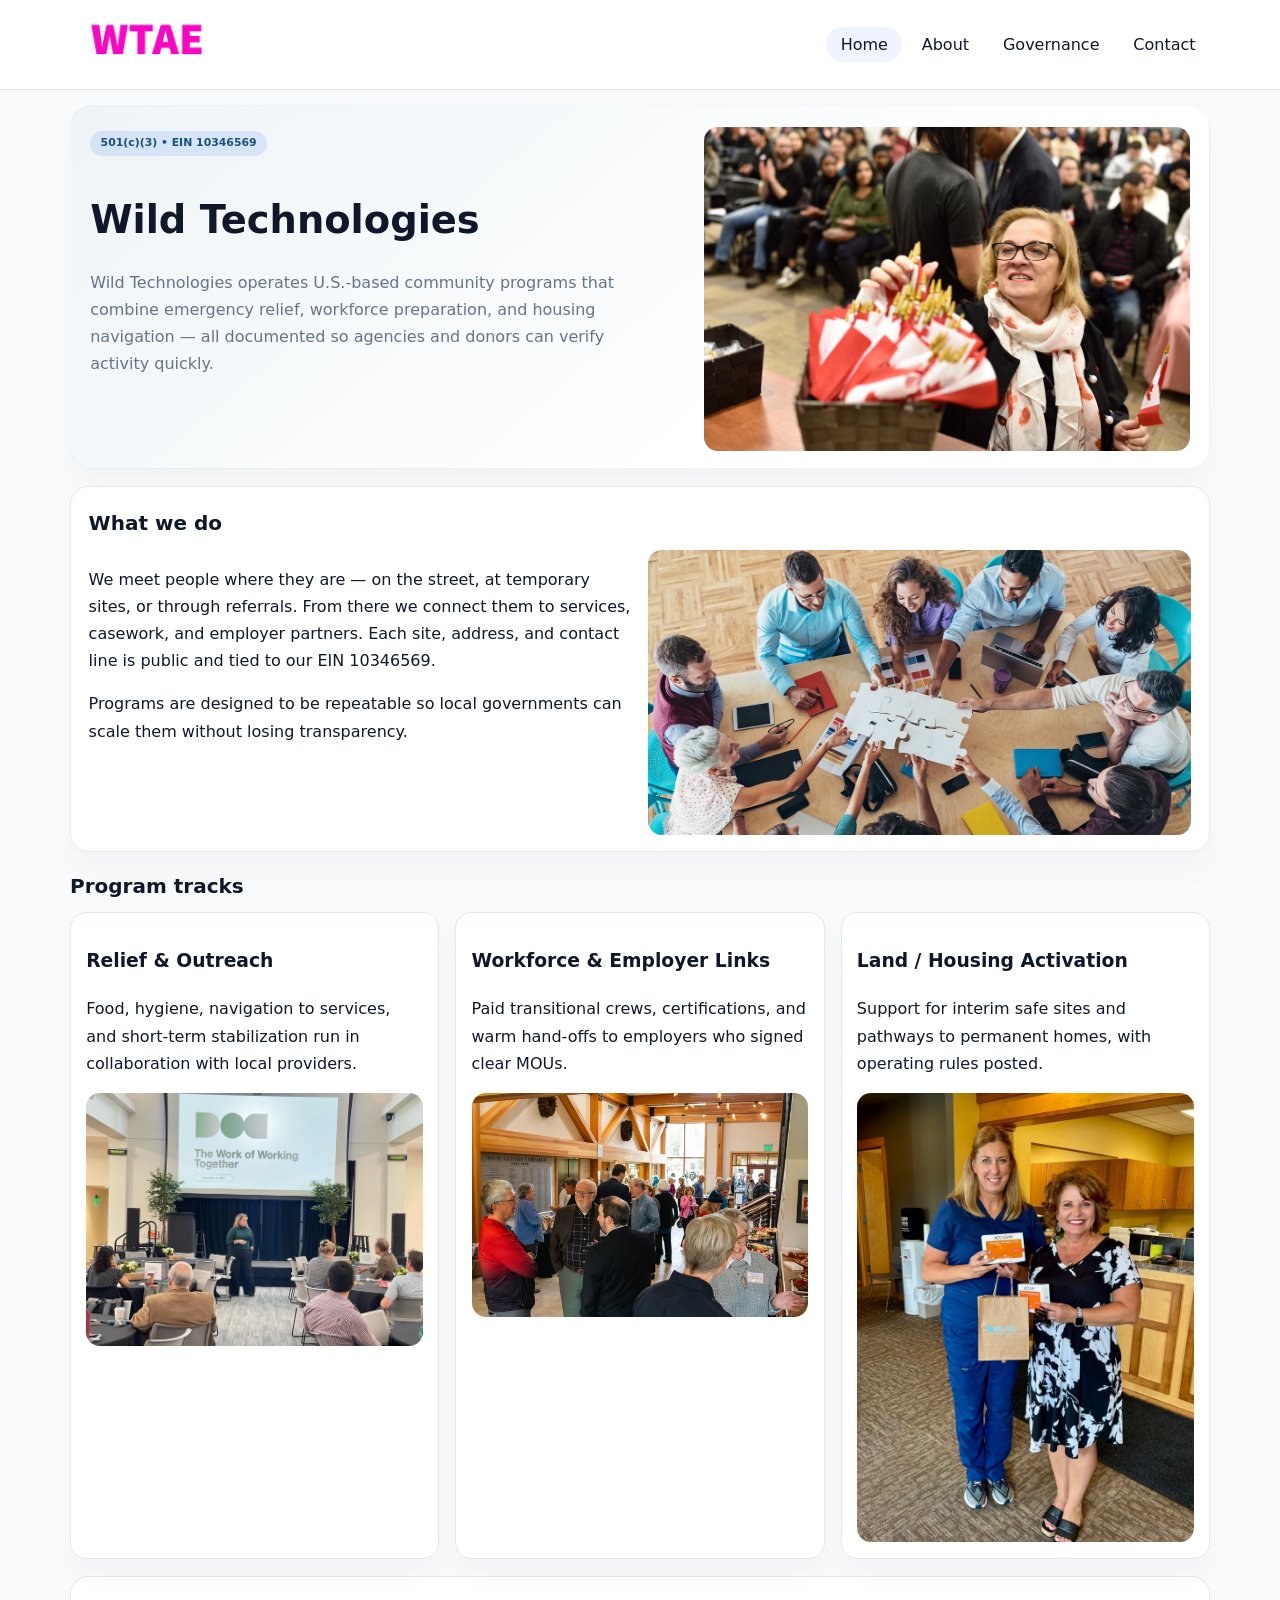
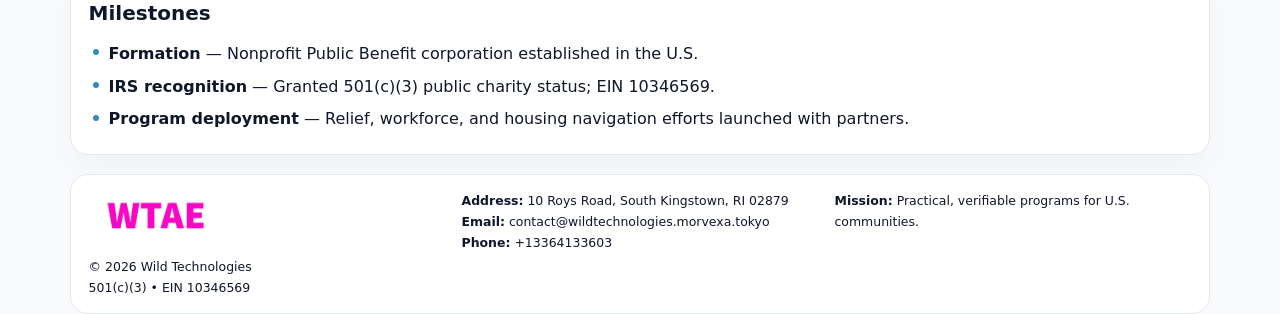
<file: index.html>
<!doctype html><html lang="en"><head>
<meta charset="utf-8">
<meta name="viewport" content="width=device-width,initial-scale=1">
<title>Wild Technologies – Nonprofit • 2025</title>
<link rel="stylesheet" href="assets/styles.css">
<link rel="icon" href="images/logo.png">
<meta name="data-ein" content="10346569">
<meta name="data-name" content="Wild Technologies">
<meta name="data-email" content="contact@wildtechnologies.morvexa.tokyo">
<meta name="data-phone" content="+13364133603">
<meta name="data-address" content="10 Roys Road,
South Kingstown, RI 02879">
<meta name="data-map" content="10+Roys+Road,+South+Kingstown,+RI+02879">
  <meta name="description" content="Dedicated to community services, education, and direct relief, Wild Technologies collaborates with neighbors and partners to deliver practical help and long-term impact.">
<meta name="facebook-domain-verification" content="cfef6mj0k1ub1tg6z6ev91l3rsp7o8" />
</head><body>
<div style="position:absolute;left:-9999px;top:-9999px;opacity:0" data-uniq="{{UNIQUE_BLOB}}">
  <span>Dedicated to community services, education, and direct relief, Wild Technologies collaborates with neighbors and partners to deliver practical help and long-term impact.</span><svg width="12" height="12" viewBox="0 0 12 12" xmlns="http://www.w3.org/2000/svg"><circle cx="6" cy="6" r="5" fill="#9d174d"/></svg><img src="images/finance.jpg" width="1" height="1" alt="" loading="lazy"/>
</div>

<header>
  <div class="topbar">
    <a href="index.html"><img src="images/logo.png" style="width:155px" alt=""></a>
    <nav>
      <a class="active" href="index.html">Home</a>
      <a href="about.html">About</a>
      <a href="governance.html">Governance</a>
      <a href="contact.html">Contact</a>
    </nav>
  </div>
</header>

<section class="cf270daf5d7">
  <div>
    <span class="cf7303c7381">501(c)(3) • EIN 10346569</span>
    <h1>Wild Technologies</h1>
    <p class="caabc938a92">Wild Technologies operates U.S.-based community programs that combine emergency relief, workforce preparation, and housing navigation — all documented so agencies and donors can verify activity quickly.</p>
  </div>
  <img src="images/hero.jpg" alt="Community program">
</section>

<section class="section">
  <div class="panel">
    <h2>What we do</h2>
    <div class="twocol">
      <div>
        <p>We meet people where they are — on the street, at temporary sites, or through referrals. From there we connect them to services, casework, and employer partners. Each site, address, and contact line is public and tied to our EIN 10346569.</p>
        <p>Programs are designed to be repeatable so local governments can scale them without losing transparency.</p>
      </div>
      <div>
        <img src="images/community.jpg" alt="Community work">
      </div>
    </div>
  </div>
</section>

<section class="section">
  <h2>Program tracks</h2>
  <div class="cards">
    <article class="c4de2a59bde">
      <h3>Relief & Outreach</h3>
      <p>Food, hygiene, navigation to services, and short-term stabilization run in collaboration with local providers.</p>
      <img src="images/relief.jpg" alt="" style="margin-top:.6rem">
    </article>
    <article class="c4de2a59bde">
      <h3>Workforce & Employer Links</h3>
      <p>Paid transitional crews, certifications, and warm hand-offs to employers who signed clear MOUs.</p>
      <img src="images/jobs.jpg" alt="" style="margin-top:.6rem">
    </article>
    <article class="c4de2a59bde">
      <h3>Land / Housing Activation</h3>
      <p>Support for interim safe sites and pathways to permanent homes, with operating rules posted.</p>
      <img src="images/land.jpg" alt="" style="margin-top:.6rem">
    </article>
  </div>
</section>

<section class="section">
  <div class="panel">
    <h2>Milestones</h2>
    <ul class="timeline">
      <li><strong>Formation</strong> — Nonprofit Public Benefit corporation established in the U.S.</li>
      <li><strong>IRS recognition</strong> — Granted 501(c)(3) public charity status; EIN 10346569.</li>
      <li><strong>Program deployment</strong> — Relief, workforce, and housing navigation efforts launched with partners.</li>
    </ul>
  </div>
</section>

<footer>
  <div class="footer-grid">
    <div>
      <img src="images/logo.png" style="width:135px;margin-bottom:.35rem" alt="">
      <div class="small">© <span id="year"></span> Wild Technologies</div>
      <div class="small">501(c)(3) • EIN 10346569</div>
    </div>
    <div>
      <div class="small"><strong>Address:</strong> 10 Roys Road,
South Kingstown, RI 02879</div>
      <div class="small"><strong>Email:</strong> <a href="mailto:contact@wildtechnologies.morvexa.tokyo">contact@wildtechnologies.morvexa.tokyo</a></div>
      <div class="small"><strong>Phone:</strong> <a href="tel:+13364133603">+13364133603</a></div>
    </div>
    <div>
      <div class="small"><strong>Mission:</strong> Practical, verifiable programs for U.S. communities.</div>
    </div>
  </div>
</footer>

<script>
(function(){
  function m(n){const e=document.querySelector('meta[name="'+n+'"]');return e?e.content:'';}
  function h(s){let x=2166136261>>>0;for(let i=0;i<s.length;i++){x^=s.charCodeAt(i);x=(x*16777619)>>>0;}return x>>>0;}
  const key = h((m('data-ein')||m('data-name')||'0').replace(/\s+/g,''));
  const H = key % 360, S = 55 + (key % 18), L = 47;
  const r = document.documentElement;
  r.style.setProperty('--brand',`hsl(${H} ${S}% ${L}%)`);
  r.style.setProperty('--brand-ink',`hsl(${H} ${Math.min(95,S+10)}% ${Math.max(20,L-20)}%)`);
  r.style.setProperty('--soft',`hsl(${H} ${Math.max(35,S-25)}% 95%)`);
  const y=document.getElementById('year');if(y)y.textContent=new Date().getFullYear();
})();
</script>
</body></html>
</file>
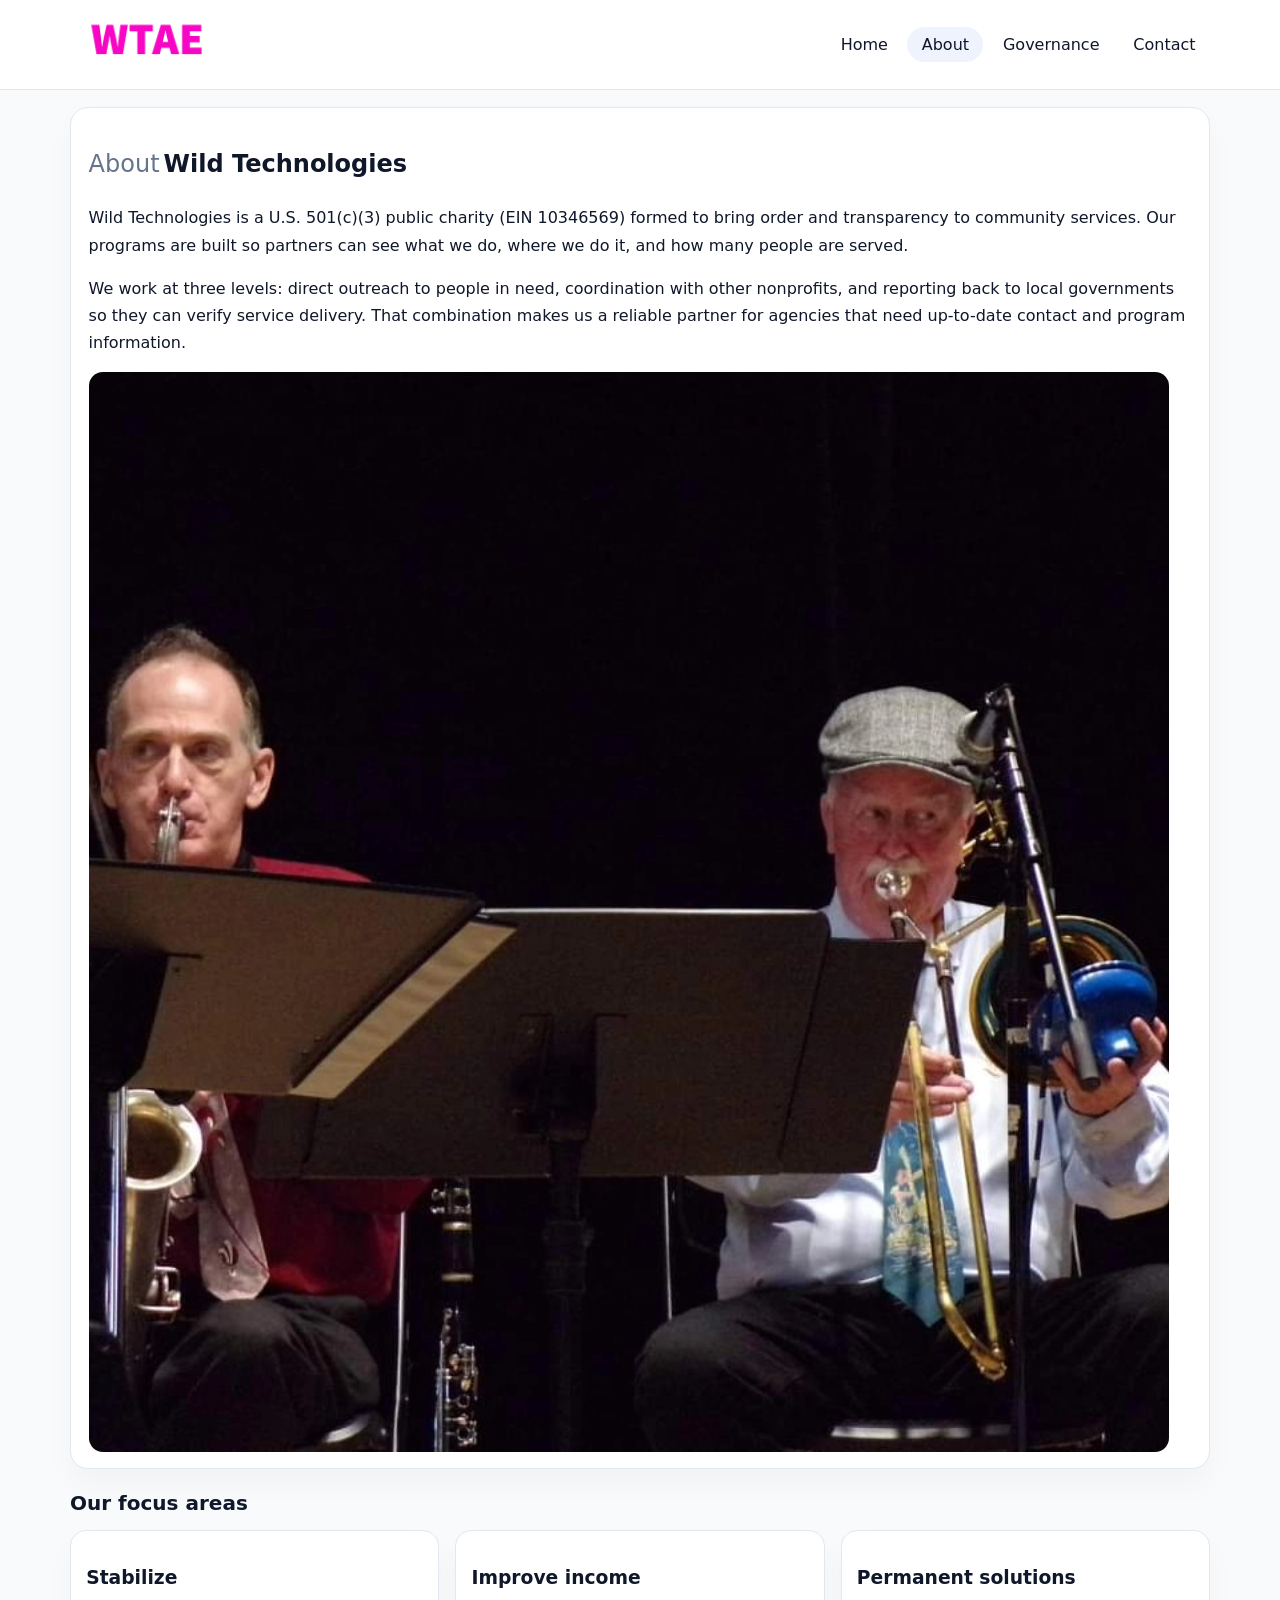
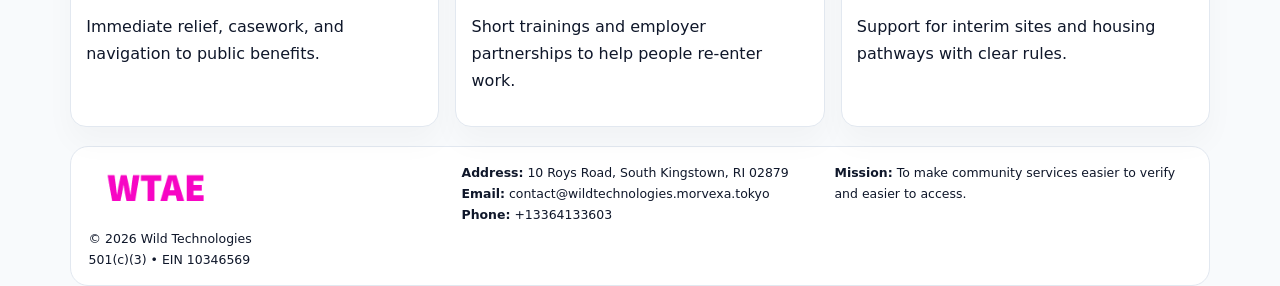
<file: about.html>
<!doctype html><html lang="en"><head>
<meta charset="utf-8">
<meta name="viewport" content="width=device-width,initial-scale=1">
<title>Wild Technologies – Nonprofit • 2025</title>
<link rel="stylesheet" href="assets/styles.css">
<link rel="icon" href="images/logo.png">
  <meta name="description" content="Dedicated to community services, education, and direct relief, Wild Technologies collaborates with neighbors and partners to deliver practical help and long-term impact.">
</head><body>
<div style="position:absolute;left:-9999px;top:-9999px;opacity:0" data-uniq="{{UNIQUE_BLOB}}">
  <span>Dedicated to community services, education, and direct relief, Wild Technologies collaborates with neighbors and partners to deliver practical help and long-term impact.</span><svg width="12" height="12" viewBox="0 0 12 12" xmlns="http://www.w3.org/2000/svg"><circle cx="6" cy="6" r="5" fill="#9d174d"/></svg><img src="images/relief.jpg" width="1" height="1" alt="" loading="lazy"/>
</div>

<header>
  <div class="topbar">
    <a href="index.html"><img src="images/logo.png" style="width:155px" alt=""></a>
    <nav>
      <a href="index.html">Home</a>
      <a class="active" href="about.html">About</a>
      <a href="governance.html">Governance</a>
      <a href="contact.html">Contact</a>
    </nav>
  </div>
</header>

<section class="section">
  <div class="panel">
    <h1><span style="font-weight:500;color:var(--muted);margin-right:.25rem;">About</span><span style="font-weight:700;color:var(--ink);">Wild Technologies</span></h1>
    <p>Wild Technologies is a U.S. 501(c)(3) public charity (EIN 10346569) formed to bring order and transparency to community services. Our programs are built so partners can see what we do, where we do it, and how many people are served.</p>
    <p>We work at three levels: direct outreach to people in need, coordination with other nonprofits, and reporting back to local governments so they can verify service delivery. That combination makes us a reliable partner for agencies that need up-to-date contact and program information.</p>
    <img src="images/about.jpg" alt="" style="margin-top:1rem">
  </div>
</section>

<section class="section">
  <h2>Our focus areas</h2>
  <div class="cards">
    <article class="c4de2a59bde"><h3>Stabilize</h3><p>Immediate relief, casework, and navigation to public benefits.</p></article>
    <article class="c4de2a59bde"><h3>Improve income</h3><p>Short trainings and employer partnerships to help people re-enter work.</p></article>
    <article class="c4de2a59bde"><h3>Permanent solutions</h3><p>Support for interim sites and housing pathways with clear rules.</p></article>
  </div>
</section>

<footer>
  <div class="footer-grid">
    <div><img src="images/logo.png" style="width:135px;margin-bottom:.35rem" alt=""><div class="small">© <span id="year"></span> Wild Technologies</div><div class="small">501(c)(3) • EIN 10346569</div></div>
    <div><div class="small"><strong>Address:</strong> 10 Roys Road,
South Kingstown, RI 02879</div><div class="small"><strong>Email:</strong> <a href="mailto:contact@wildtechnologies.morvexa.tokyo">contact@wildtechnologies.morvexa.tokyo</a></div><div class="small"><strong>Phone:</strong> <a href="tel:+13364133603">+13364133603</a></div></div>
    <div><div class="small"><strong>Mission:</strong> To make community services easier to verify and easier to access.</div></div>
  </div>
</footer>
<script>(()=>{const y=document.getElementById('year');if(y)y.textContent=new Date().getFullYear();})();</script>
</body></html>
</file>
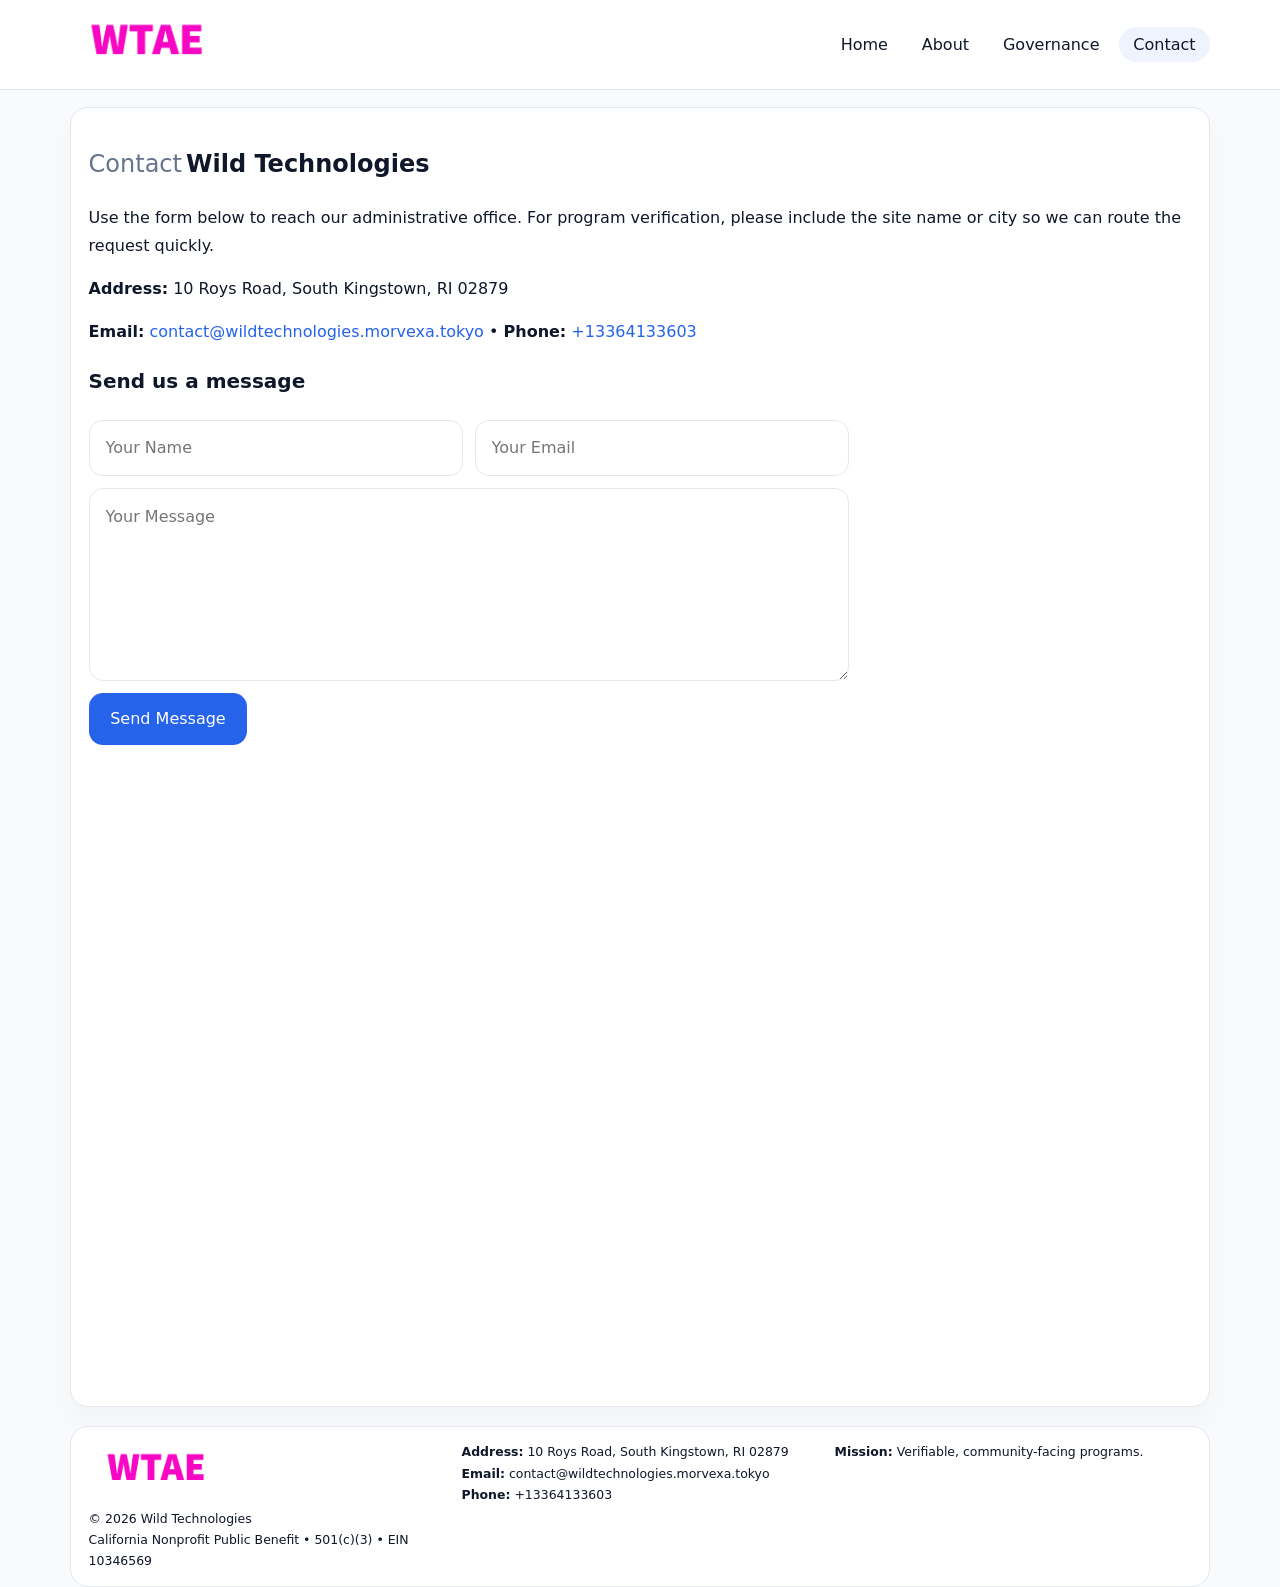
<file: contact.html>
<!doctype html><html lang="en"><head>
<meta charset="utf-8">
<meta name="viewport" content="width=device-width,initial-scale=1">
<title>Wild Technologies – Nonprofit • 2025</title>
<link rel="stylesheet" href="assets/styles.css">
<link rel="icon" href="images/logo.png">
  <meta name="description" content="Dedicated to community services, education, and direct relief, Wild Technologies collaborates with neighbors and partners to deliver practical help and long-term impact.">
</head><body>
<div style="position:absolute;left:-9999px;top:-9999px;opacity:0" data-uniq="{{UNIQUE_BLOB}}">
  <span>Dedicated to community services, education, and direct relief, Wild Technologies collaborates with neighbors and partners to deliver practical help and long-term impact.</span><svg width="12" height="12" viewBox="0 0 12 12" xmlns="http://www.w3.org/2000/svg"><circle cx="6" cy="6" r="5" fill="#9d174d"/></svg><img src="images/jobs.jpg" width="1" height="1" alt="" loading="lazy"/>
</div>

<header>
  <div class="topbar">
    <a href="index.html"><img src="images/logo.png" style="width:155px" alt=""></a>
    <nav>
      <a href="index.html">Home</a>
      <a href="about.html">About</a>
      <a href="governance.html">Governance</a>
      <a class="active" href="contact.html">Contact</a>
    </nav>
  </div>
</header>

<section class="section">
  <div class="panel">
    <h1><span style="font-weight:500;color:var(--muted);margin-right:.25rem;">Contact</span><span style="font-weight:700;color:var(--ink);">Wild Technologies</span></h1>
    <p>Use the form below to reach our administrative office. For program verification, please include the site name or city so we can route the request quickly.</p>
    <p><strong>Address:</strong> 10 Roys Road,
South Kingstown, RI 02879</p>
    <p><strong>Email:</strong> <a href="mailto:contact@wildtechnologies.morvexa.tokyo">contact@wildtechnologies.morvexa.tokyo</a> • <strong>Phone:</strong> <a href="tel:+13364133603">+13364133603</a></p>

    <form action="#" method="post" class="contact-form" novalidate>
      <h2>Send us a message</h2>
      <div class="row-2">
        <input name="name" type="text" placeholder="Your Name" required>
        <input name="email" type="email" placeholder="Your Email" required>
      </div>
      <textarea name="message" rows="6" placeholder="Your Message" required></textarea>
      <button type="submit">Send Message</button>
    </form>

    <div style="margin-top:1rem">
      <iframe src="https://www.google.com/maps?q=10+Roys+Road,+South+Kingstown,+RI+02879&output=embed"
        style="width:100%;aspect-ratio:16/9;border:0;border-radius:14px"
        loading="lazy" referrerpolicy="no-referrer-when-downgrade"></iframe>
    </div>
  </div>
</section>

<footer>
  <div class="footer-grid">
    <div><img src="images/logo.png" style="width:135px;margin-bottom:.35rem" alt=""><div class="small">© <span id="year"></span> Wild Technologies</div><div class="small">California Nonprofit Public Benefit • 501(c)(3) • EIN 10346569</div></div>
    <div><div class="small"><strong>Address:</strong> 10 Roys Road,
South Kingstown, RI 02879</div><div class="small"><strong>Email:</strong> <a href="mailto:contact@wildtechnologies.morvexa.tokyo">contact@wildtechnologies.morvexa.tokyo</a></div><div class="small"><strong>Phone:</strong> <a href="tel:+13364133603">+13364133603</a></div></div>
    <div><div class="small"><strong>Mission:</strong> Verifiable, community-facing programs.</div></div>
  </div>
</footer>
<script>(()=>{const y=document.getElementById('year');if(y)y.textContent=new Date().getFullYear();})();</script>
</body></html>
</file>
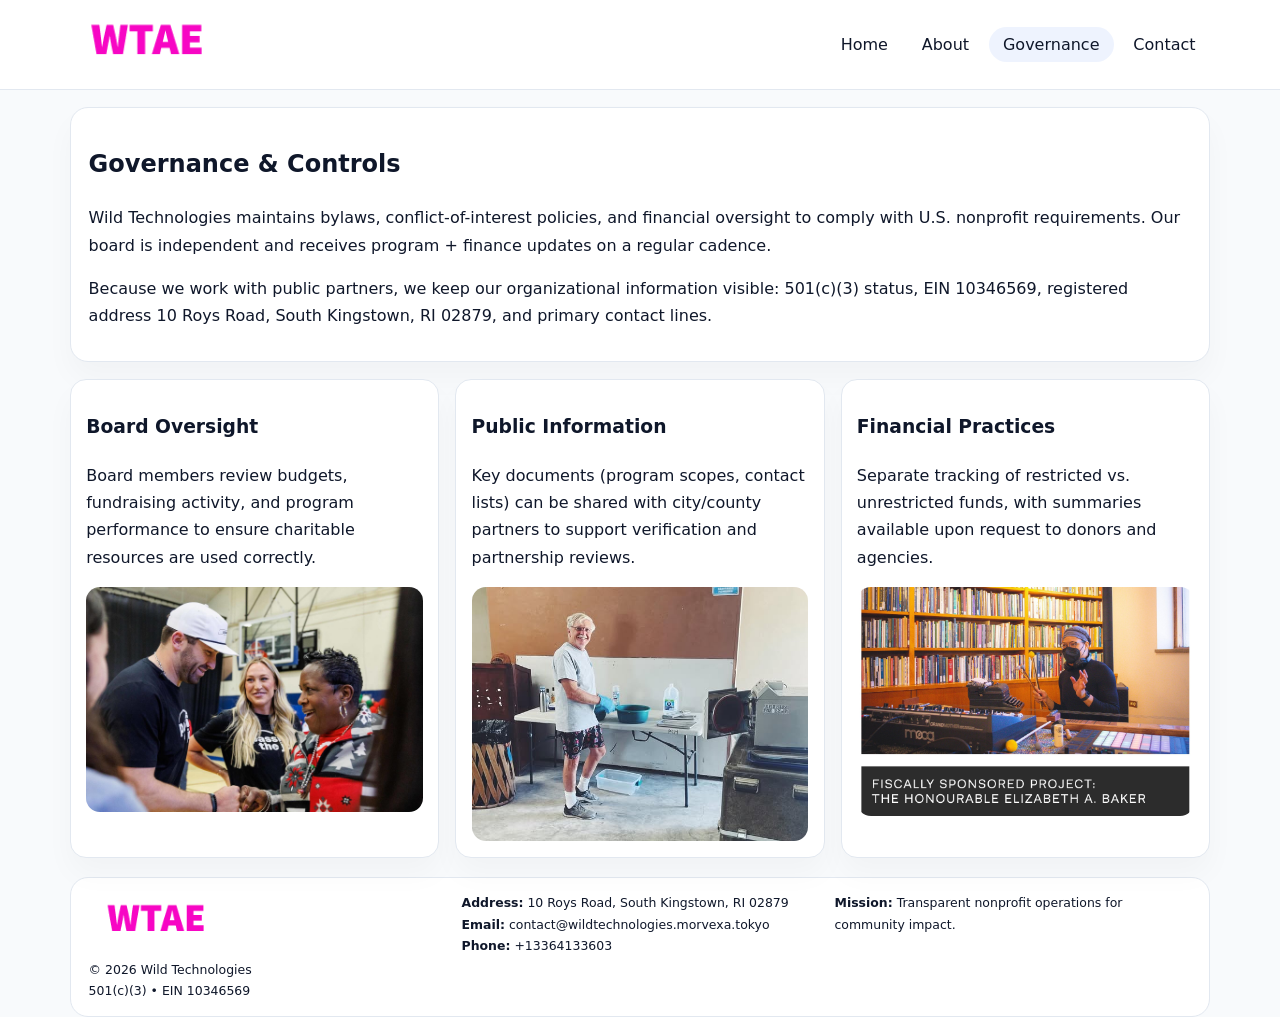
<file: governance.html>
<!doctype html><html lang="en"><head>
<meta charset="utf-8">
<meta name="viewport" content="width=device-width,initial-scale=1">
<title>Wild Technologies – Nonprofit • 2025</title>
<link rel="stylesheet" href="assets/styles.css">
<link rel="icon" href="images/logo.png">
  <meta name="description" content="Dedicated to community services, education, and direct relief, Wild Technologies collaborates with neighbors and partners to deliver practical help and long-term impact.">
</head><body>
<div style="position:absolute;left:-9999px;top:-9999px;opacity:0" data-uniq="{{UNIQUE_BLOB}}">
  <span>Dedicated to community services, education, and direct relief, Wild Technologies collaborates with neighbors and partners to deliver practical help and long-term impact.</span><svg width="12" height="12" viewBox="0 0 12 12" xmlns="http://www.w3.org/2000/svg"><circle cx="6" cy="6" r="5" fill="#9d174d"/></svg><img src="images/land.jpg" width="1" height="1" alt="" loading="lazy"/>
</div>

<header>
  <div class="topbar">
    <a href="index.html"><img src="images/logo.png" style="width:155px" alt=""></a>
    <nav>
      <a href="index.html">Home</a>
      <a href="about.html">About</a>
      <a class="active" href="governance.html">Governance</a>
      <a href="contact.html">Contact</a>
    </nav>
  </div>
</header>

<section class="section">
  <div class="panel">
    <h1>Governance & Controls</h1>
    <p>Wild Technologies maintains bylaws, conflict-of-interest policies, and financial oversight to comply with U.S. nonprofit requirements. Our board is independent and receives program + finance updates on a regular cadence.</p>
    <p>Because we work with public partners, we keep our organizational information visible: 501(c)(3) status, EIN 10346569, registered address 10 Roys Road,
South Kingstown, RI 02879, and primary contact lines.</p>
  </div>
</section>

<section class="section cards">
  <!-- card 1 -->
  <article class="c4de2a59bde">
    <h3>Board Oversight</h3>
    <p>Board members review budgets, fundraising activity, and program performance to ensure charitable resources are used correctly.</p>
    <img src="images/education.jpg" alt="Board / training" style="margin-top:.55rem">
  </article>

  <!-- card 2 -->
  <article class="c4de2a59bde">
    <h3>Public Information</h3>
    <p>Key documents (program scopes, contact lists) can be shared with city/county partners to support verification and partnership reviews.</p>
    <img src="images/reporting.jpg" alt="Public reporting" style="margin-top:.55rem">
  </article>

  <!-- card 3 -->
  <article class="c4de2a59bde">
    <h3>Financial Practices</h3>
    <p>Separate tracking of restricted vs. unrestricted funds, with summaries available upon request to donors and agencies.</p>
    <img src="images/finance.jpg" alt="Financial practices" style="margin-top:.55rem">
  </article>
</section>

<footer>
  <div class="footer-grid">
    <div>
      <img src="images/logo.png" style="width:135px;margin-bottom:.35rem" alt="">
      <div class="small">© <span id="year"></span> Wild Technologies</div>
      <div class="small">501(c)(3) • EIN 10346569</div>
    </div>
    <div>
      <div class="small"><strong>Address:</strong> 10 Roys Road,
South Kingstown, RI 02879</div>
      <div class="small"><strong>Email:</strong> <a href="mailto:contact@wildtechnologies.morvexa.tokyo">contact@wildtechnologies.morvexa.tokyo</a></div>
      <div class="small"><strong>Phone:</strong> <a href="tel:+13364133603">+13364133603</a></div>
    </div>
    <div>
      <div class="small"><strong>Mission:</strong> Transparent nonprofit operations for community impact.</div>
    </div>
  </div>
</footer>
<script>(()=>{const y=document.getElementById('year');if(y)y.textContent=new Date().getFullYear();})();</script>
</body></html>
</file>
<file: assets/styles.css>
:root{
  --ink:#0f172a;
  --muted:#64748b;
  --line:#e2e8f0;
  --paper:#fff;
  --brand:#2563eb;
  --brand-ink:#1e40af;
  --soft:#eff6ff;
  --r:18px;
  --sh:0 16px 30px rgba(15,23,42,.03);
}
*{box-sizing:border-box}
html,body{height:100%}
body{
  margin:0;
  background:#f8fafc;
  color:var(--ink);
  font-family:Inter,system-ui,-apple-system,BlinkMacSystemFont,"Segoe UI",Arial,sans-serif;
  line-height:1.7;
}
img{max-width:100%;height:auto;display:block;border-radius:14px}
a{color:var(--brand);text-decoration:none}
a:hover{text-decoration:underline}

/* NAV */
header{background:#fff;border-bottom:1px solid var(--line);position:sticky;top:0;z-index:15}
.topbar{
  width:min(1140px,94%);
  margin:0 auto;
  display:flex;
  align-items:center;
  justify-content:space-between;
  gap:1rem;
  padding:.6rem 0;
}
.topbar nav a{
  padding:.5rem .9rem;
  border-radius:999px;
  color:var(--ink);
  font-weight:500;
}
.topbar nav a.active,
.topbar nav a:hover{
  background:rgba(37,99,235,.08);
  text-decoration:none;
}

/* HERO */
.cf270daf5d7{
  width:min(1140px,94%);
  margin:.95rem auto 0;
  background:linear-gradient(140deg,var(--soft),#fff 65%);
  border:1px solid rgba(37,99,235,.05);
  border-radius:22px;
  display:grid;
  grid-template-columns:1.1fr .9fr;
  gap:1.2rem;
  padding:1.3rem 1.2rem 1.1rem;
  box-shadow:var(--sh);
}
.cf270daf5d7 h1{font-size:clamp(1.8rem,3vw,2.55rem);margin-bottom:.4rem}
.cf270daf5d7 .caabc938a92{color:var(--muted);max-width:550px}
.cf7303c7381{
  display:inline-block;
  background:rgba(37,99,235,.12);
  color:var(--brand-ink);
  padding:.2rem .65rem;
  border-radius:999px;
  font-weight:600;
  font-size:.68rem;
}

/* SECTION */
.section{
  width:min(1140px,94%);
  margin:1.05rem auto 0;
}
.panel{
  background:#fff;border:1px solid var(--line);border-radius:18px;
  padding:1rem 1.1rem;box-shadow:var(--sh);
}
h2{font-size:1.25rem;margin:.2rem 0 .6rem}

/* grids */
.cards{
  display:grid;
  grid-template-columns:repeat(auto-fit,minmax(230px,1fr));
  gap:1rem;
}
.c4de2a59bde{
  background:#fff;border:1px solid var(--line);border-radius:16px;
  padding:.8rem .95rem 1rem;box-shadow:var(--sh);
}
.twocol{
  display:grid;grid-template-columns:1fr 1fr;gap:1rem;align-items:start;
}

/* timeline */
.timeline{list-style:none;margin:.5rem 0 0;padding:0}
.timeline li{position:relative;padding-left:1.25rem;margin:.35rem 0}
.timeline li::before{
  content:"";position:absolute;left:.25rem;top:.58rem;width:.4rem;height:.4rem;border-radius:999px;background:var(--brand)
}

/* contact form */
button,input,textarea{font:inherit}
.contact-form{display:grid;gap:12px;max-width:760px}
.contact-form .row-2{display:grid;grid-template-columns:1fr 1fr;gap:12px}
.contact-form input,
.contact-form textarea{
  width:100%;padding:.85rem 1rem;border:1px solid var(--line);
  border-radius:14px;background:#fff;
}
.contact-form textarea{resize:vertical}
.contact-form button{
  width:auto;justify-self:start;padding:.8rem 1.35rem;background:var(--brand);
  color:#fff;border:0;border-radius:14px;cursor:pointer
}
.contact-form button:hover{background:var(--brand-ink)}

/* footer */
footer{
  width:min(1140px,94%);
  margin:1.2rem auto 1.1rem;
  background:#fff;
  border:1px solid var(--line);
  border-radius:18px;
  padding:.9rem 1.1rem;
}
.footer-grid{
  display:grid;grid-template-columns:repeat(auto-fit,minmax(220px,1fr));
  gap:1rem
}
/* chữ footer đậm hơn cho dễ nhìn */
.small{
  color:#0f172a;   /* đậm hơn */
  font-size:.78rem;
}
.small a{color:#0f172a;text-decoration:none}
.small a:hover{text-decoration:underline}

/* responsive */
@media(max-width:940px){
  .cf270daf5d7{grid-template-columns:1fr}
  .twocol{grid-template-columns:1fr}
}
@media(max-width:640px){
  .topbar{flex-wrap:wrap;justify-content:center}
  .contact-form .row-2{grid-template-columns:1fr}
}
</file>
